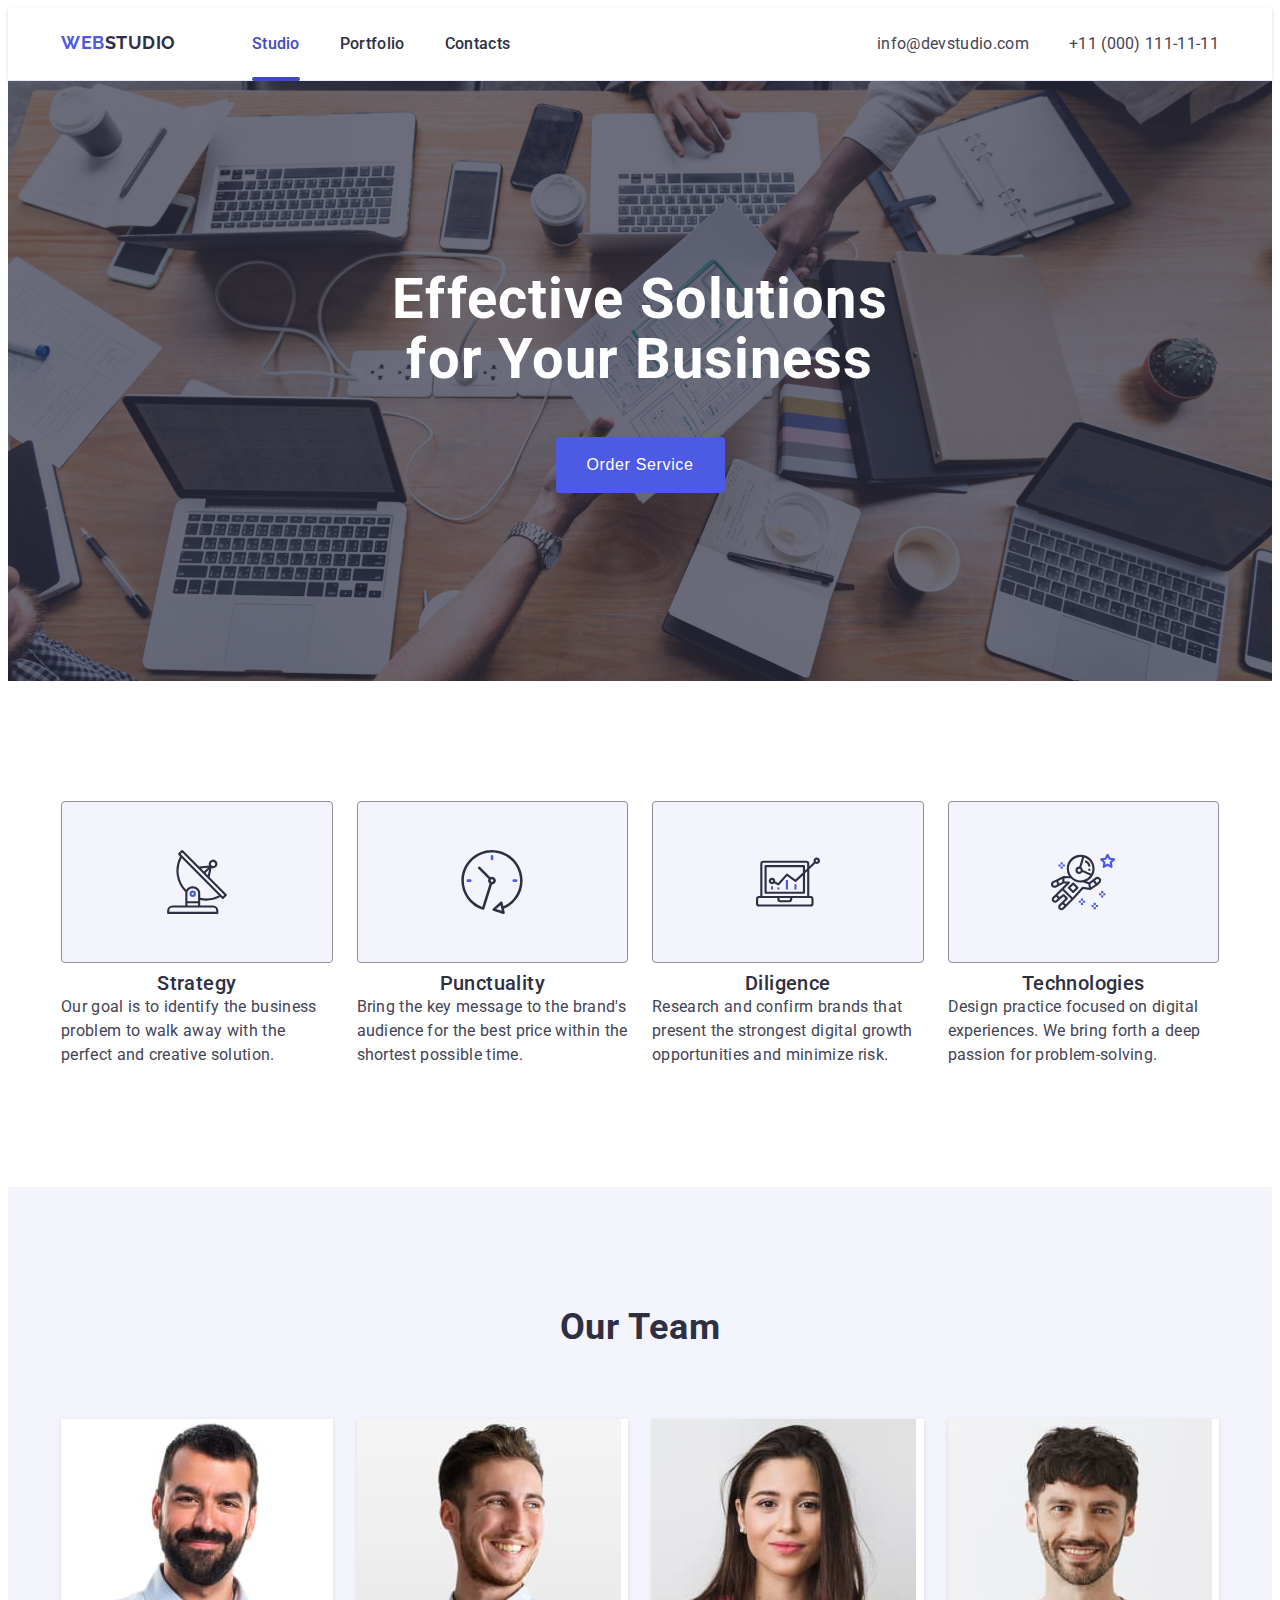
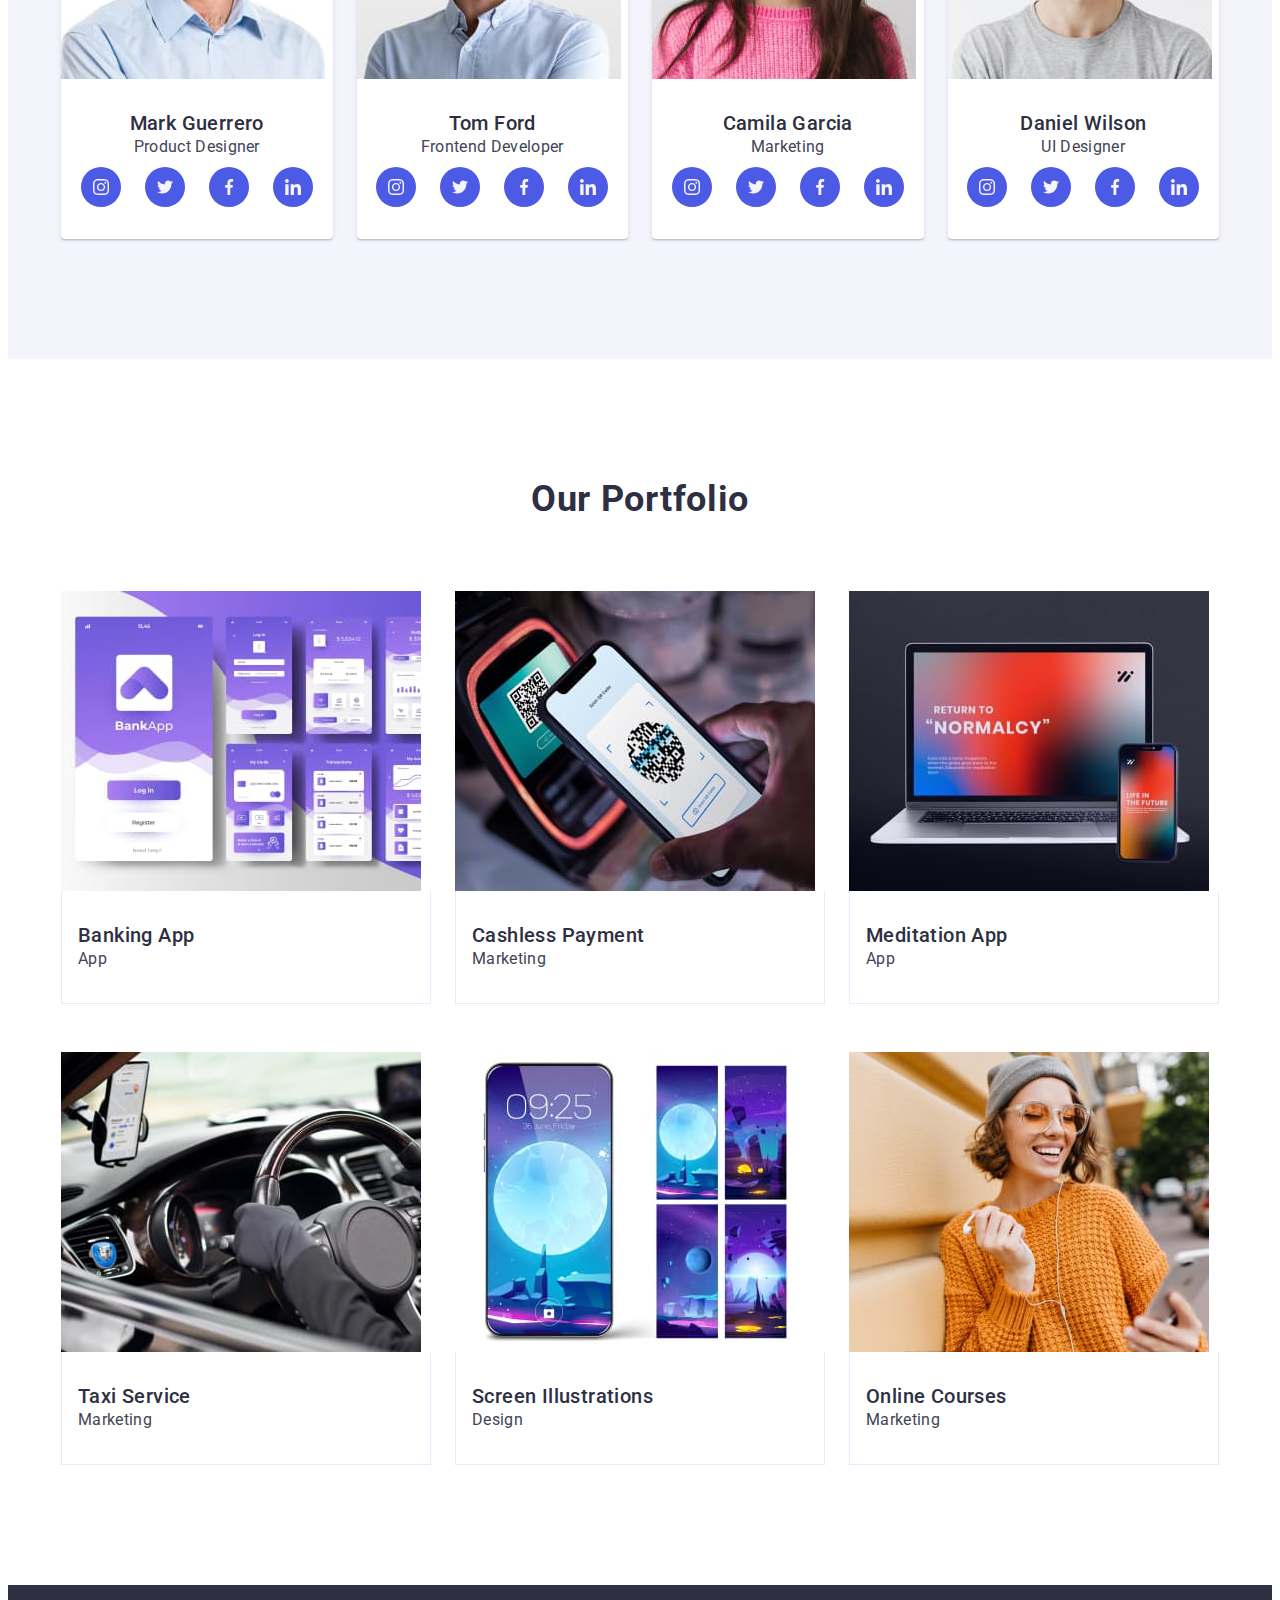
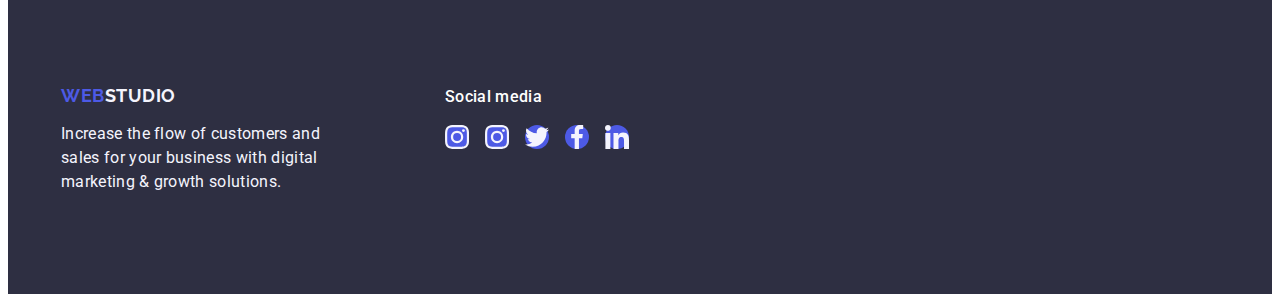
<file: index.html>
<!DOCTYPE html>
<html lang="en">
  <head>
    <meta charset="UTF-8" />
    <meta name="viewport" content="width=device-width, initial-scale=1.0" />
    <title>Homework4</title>
    <link
      rel="stylesheet"
      href="https://cdnjs.cloudflare.com/ajax/libs/modern-normalize/3.0.1/modern-normalize.min.css"
      integrity="sha512-q6WgHqiHlKyOqslT/lgBgodhd03Wp4BEqKeW6nNtlOY4quzyG3VoQKFrieaCeSnuVseNKRGpGeDU3qPmabCANg=="
      crossorigin="anonymous"
      referrerpolicy="no-referrer"
    />
    <link rel="stylesheet" href="./css/styles.css" />
    <link rel="preconnect" href="https://fonts.googleapis.com" />
    <link rel="preconnect" href="https://fonts.gstatic.com" crossorigin />
    <link
      href="https://fonts.googleapis.com/css2?family=Raleway:ital,wght@0,100..900;1,100..900&family=Roboto:ital,wght@0,100;0,300;0,400;0,500;0,700;0,900;1,100;1,300;1,400;1,500;1,700;1,900&display=swap"
      rel="stylesheet"
    />
  </head>
  <body>
    <header class="header">
      <div class="container">
        <nav class="navigation">
          <a href="./index.html" class="logo"
            >Web<span class="logo-color">Studio</span></a
          >
          <ul class="navigation-list">
            <li class="navigation-element">
              <a href="./index.html" class="hover-text current">Studio</a>
            </li>
            <li class="navigation-element">
              <a href="" class="hover-text">Portfolio</a>
            </li>
            <li class="navigation-element">
              <a href="" class="hover-text">Contacts</a>
            </li>
          </ul>
        </nav>
        <address class="address">
          <ul class="address-list">
            <li class="address-element">
              <a href="mailto:info@devstudio.com" class="contact-us"
                >info@devstudio.com</a
              >
            </li>
            <li class="address-element">
              <a href="tel:+110001111111" class="contact-us"
                >+11 (000) 111-11-11</a
              >
            </li>
          </ul>
        </address>
      </div>
    </header>
    <main>
      <section class="hero">
        <div class="container">
          <h1 class="hero-title">Effective Solutions for Your Business</h1>
          <button type="button" class="button-product">Order Service</button>
        </div>
      </section>
      <section class="features">
        <div class="container">
          <h2 class="visually-hidden">Advantages</h2>
          <ul class="features-list">
            <li class="features-list-element">
              <div class="features-icon-container">
                <svg class="features-icon" width="64" height="64">
                  <use href="./images/icons.svg#icon-antenna-1"></use>
                </svg>
              </div>
              <h3 class="features-element-name">Strategy</h3>
              <p class="features-element-description">
                Our goal is to identify the business problem to walk away with
                the perfect and creative solution.
              </p>
            </li>
            <li class="features-list-element">
              <div class="features-icon-container">
                <svg class="features-icon" width="64" height="64">
                  <use href="./images/icons.svg#icon-clock-1"></use>
                </svg>
              </div>
              <h3 class="features-element-name">Punctuality</h3>
              <p class="features-element-description">
                Bring the key message to the brand's audience for the best price
                within the shortest possible time.
              </p>
            </li>
            <li class="features-list-element">
              <div class="features-icon-container">
                <svg class="features-icon" width="64" height="64">
                  <use href="./images/icons.svg#icon-diagram-1"></use>
                </svg>
              </div>
              <h3 class="features-element-name">Diligence</h3>
              <p class="features-element-description">
                Research and confirm brands that present the strongest digital
                growth opportunities and minimize risk.
              </p>
            </li>
            <li class="features-list-element">
              <div class="features-icon-container">
                <svg class="features-icon" width="64" height="64">
                  <use href="./images/icons.svg#icon-astronaut-1"></use>
                </svg>
              </div>
              <h3 class="features-element-name">Technologies</h3>
              <p class="features-element-description">
                Design practice focused on digital experiences. We bring forth a
                deep passion for problem-solving.
              </p>
            </li>
          </ul>
        </div>
      </section>
      <section class="our-team">
        <div class="container">
          <h2 class="our-team-title">Our Team</h2>
          <ul class="our-team-list">
            <li class="our-team-list-element">
              <img
                src="./images/mark-guerrero.jpg"
                alt="avatar Mark Guerrero"
                width="264"
                height="260"
              />
              <div class="our-team-text-container">
                <h3 class="our-team-list-element-name">Mark Guerrero</h3>
                <p class="our-team-element-description">Product Designer</p>
                <ul class="svg-social-media-list">
                  <li class="svg-social-media-block">
                    <a href="#" class="svg-social-media-action">
                      <svg class="svg-social-media" width="16" height="16">
                        <use href="./images/icons.svg#icon-instagram-2"></use>
                      </svg>
                    </a>
                  </li>
                  <li class="svg-social-media-block">
                    <a href="#" class="svg-social-media-action">
                      <svg class="svg-social-media" width="16" height="16">
                        <use href="./images/icons.svg#icon-twitter-1"></use>
                      </svg>
                    </a>
                  </li>
                  <li class="svg-social-media-block">
                    <a href="#" class="svg-social-media-action">
                      <svg class="svg-social-media" width="16" height="16">
                        <use href="./images/icons.svg#icon-facebook-1"></use>
                      </svg>
                    </a>
                  </li>
                  <li class="svg-social-media-block">
                    <a href="#" class="svg-social-media-action">
                      <svg class="svg-social-media" width="16" height="16">
                        <use href="./images/icons.svg#icon-linkedin-1"></use>
                      </svg>
                    </a>
                  </li>
                </ul>
              </div>
            </li>
            <li class="our-team-list-element">
              <img
                src="./images/tom-ford.jpg"
                alt="avatar Tom Ford"
                width="264"
                height="260"
              />
              <div class="our-team-text-container">
                <h3 class="our-team-element-name">Tom Ford</h3>
                <p class="our-team-element-description">Frontend Developer</p>
                <ul class="svg-social-media-list">
                  <li class="svg-social-media-block">
                    <a href="#" class="svg-social-media-action">
                      <svg class="svg-social-media" width="16" height="16">
                        <use href="./images/icons.svg#icon-instagram-2"></use>
                      </svg>
                    </a>
                  </li>
                  <li class="svg-social-media-block">
                    <a href="#" class="svg-social-media-action">
                      <svg class="svg-social-media" width="16" height="16">
                        <use href="./images/icons.svg#icon-twitter-1"></use>
                      </svg>
                    </a>
                  </li>
                  <li class="svg-social-media-block">
                    <a href="#" class="svg-social-media-action">
                      <svg class="svg-social-media" width="16" height="16">
                        <use href="./images/icons.svg#icon-facebook-1"></use>
                      </svg>
                    </a>
                  </li>
                  <li class="svg-social-media-block">
                    <a href="#" class="svg-social-media-action">
                      <svg class="svg-social-media" width="16" height="16">
                        <use href="./images/icons.svg#icon-linkedin-1"></use>
                      </svg>
                    </a>
                  </li>
                </ul>
              </div>
            </li>
            <li class="our-team-list-element">
              <img
                src="./images/camila-garcia.jpg"
                alt="avatar Camila Garcia"
                width="264"
                height="260"
              />
              <div class="our-team-text-container">
                <h3 class="our-team-list-element-name">Camila Garcia</h3>
                <p class="our-team-element-description">Marketing</p>
                <ul class="svg-social-media-list">
                  <li class="svg-social-media-block">
                    <a href="#" class="svg-social-media-action">
                      <svg class="svg-social-media" width="16" height="16">
                        <use href="./images/icons.svg#icon-instagram-2"></use>
                      </svg>
                    </a>
                  </li>
                  <li class="svg-social-media-block">
                    <a href="#" class="svg-social-media-action">
                      <svg class="svg-social-media" width="16" height="16">
                        <use href="./images/icons.svg#icon-twitter-1"></use>
                      </svg>
                    </a>
                  </li>
                  <li class="svg-social-media-block">
                    <a href="#" class="svg-social-media-action">
                      <svg class="svg-social-media" width="16" height="16">
                        <use href="./images/icons.svg#icon-facebook-1"></use>
                      </svg>
                    </a>
                  </li>
                  <li class="svg-social-media-block">
                    <a href="#" class="svg-social-media-action">
                      <svg class="svg-social-media" width="16" height="16">
                        <use href="./images/icons.svg#icon-linkedin-1"></use>
                      </svg>
                    </a>
                  </li>
                </ul>
              </div>
            </li>
            <li class="our-team-list-element">
              <img
                src="./images/daniel-wilson.jpg"
                alt="avatar Daniel Wilson"
                width="264"
                height="260"
              />
              <div class="our-team-text-container">
                <h3 class="our-team-list-element-name">Daniel Wilson</h3>
                <p class="our-team-element-description">UI Designer</p>
                <ul class="svg-social-media-list">
                  <li class="svg-social-media-block">
                    <a href="#" class="svg-social-media-action">
                      <svg class="svg-social-media" width="16" height="16">
                        <use href="./images/icons.svg#icon-instagram-2"></use>
                      </svg>
                    </a>
                  </li>
                  <li class="svg-social-media-block">
                    <a href="#" class="svg-social-media-action">
                      <svg class="svg-social-media" width="16" height="16">
                        <use href="./images/icons.svg#icon-twitter-1"></use>
                      </svg>
                    </a>
                  </li>
                  <li class="svg-social-media-block">
                    <a href="#" class="svg-social-media-action">
                      <svg class="svg-social-media" width="16" height="16">
                        <use href="./images/icons.svg#icon-facebook-1"></use>
                      </svg>
                    </a>
                  </li>
                  <li class="svg-social-media-block">
                    <a href="#" class="svg-social-media-action">
                      <svg class="svg-social-media" width="16" height="16">
                        <use href="./images/icons.svg#icon-linkedin-1"></use>
                      </svg>
                    </a>
                  </li>
                </ul>
              </div>
            </li>
          </ul>
        </div>
      </section>
      <section class="portfolio">
        <div class="container">
          <h2 class="portfolio-title">Our Portfolio</h2>
          <ul class="portfolio-list">
            <li class="portfolio-list-element">
              <img
                src="./images/banking-app.jpg"
                alt="app interface menu"
                width="360"
                height="300"
              />
              <div class="portfolio-text-container">
                <h3 class="portfolio-element-name">Banking App</h3>
                <p class="portfolio-element-description">App</p>
              </div>
            </li>

            <li class="portfolio-list-element">
              <a href="" class="overlay-action">
                <div>
                  <div>
                    <img
                      src="./images/cashless-payment.jpg"
                      alt="cashless payment"
                      width="360"
                      height="300"
                    />
                    <div class="overlay">
                      <p class="portfolio-overlay-text">
                        14 Stylish and User-Friendly App Design Concepts · Task
                        Manager App · Calorie Tracker App · Exotic Fruit
                        Ecommerce App · Cloud Storage App
                      </p>
                    </div>
                  </div>
                  <div class="portfolio-text-container">
                    <h3 class="portfolio-element-name">Cashless Payment</h3>
                    <p class="portfolio-element-description">Marketing</p>
                  </div>
                </div>
              </a>
            </li>

            <li class="portfolio-list-element">
              <img
                src="./images/meditation-app.jpg"
                alt="laptop and phone with meditation text"
                width="360"
                height="300"
              />
              <div class="portfolio-text-container">
                <h3 class="portfolio-element-name">Meditation App</h3>
                <p class="portfolio-element-description">App</p>
              </div>
            </li>
            <li class="portfolio-list-element">
              <img
                src="./images/taxi-service.jpg"
                alt="phone with navigator"
                width="360"
                height="300"
              />
              <div class="portfolio-text-container">
                <h3 class="portfolio-element-name">Taxi Service</h3>
                <p class="portfolio-element-description">Marketing</p>
              </div>
            </li>
            <li class="portfolio-list-element">
              <img
                src="./images/screen-illustrations.jpg"
                alt="phone with desktop options"
                width="360"
                height="300"
              />
              <div class="portfolio-text-container">
                <h3 class="portfolio-element-name">Screen Illustrations</h3>
                <p class="portfolio-element-description">Design</p>
              </div>
            </li>
            <li class="portfolio-list-element">
              <img
                src="./images/online-courses.jpg"
                alt="person with phone and headphones"
                width="360"
                height="300"
              />
              <div class="portfolio-text-container">
                <h3 class="portfolio-element-name">Online Courses</h3>
                <p class="portfolio-element-description">Marketing</p>
              </div>
            </li>
          </ul>
        </div>
      </section>
    </main>
    <footer class="footer">
      <div class="container">
        <div class="footer-block">
          <a href="./index.html" class="logo"
            >Web<span class="logo-color">Studio</span></a
          >
          <p class="footer-paragraph">
            Increase the flow of customers and sales for your business with
            digital marketing & growth solutions.
          </p>
        </div>
        <div class="footer-block">
          <p class="footer-social-media-tag">Social media</p>
          <ul class="svg-social-media-list">
            <li class="footer-svg-social-media-block">
              <a href="#" class="svg-social-media-action">
                <svg class="svg-social-media" width="24" height="24">
                  <use href="./images/icons.svg#icon-instagram-2"></use>
                </svg>
              </a>
            </li>
            <li class="footer-svg-social-media-block">
              <a href="#" class="svg-social-media-action">
                <svg class="svg-social-media" width="24" height="24">
                  <use href="./images/icons.svg#icon-instagram-2"></use>
                </svg>
              </a>
            </li>
            <li class="footer-svg-social-media-block">
              <a href="#" class="svg-social-media-action">
                <svg class="svg-social-media" width="24" height="24">
                  <use href="./images/icons.svg#icon-twitter-1"></use>
                </svg>
              </a>
            </li>
            <li class="footer-svg-social-media-block">
              <a href="#" class="svg-social-media-action">
                <svg class="svg-social-media" width="24" height="24">
                  <use href="./images/icons.svg#icon-facebook-1"></use>
                </svg>
              </a>
            </li>
            <li class="footer-svg-social-media-block">
              <a href="#" class="svg-social-media-action">
                <svg class="svg-social-media" width="24" height="24">
                  <use href="./images/icons.svg#icon-linkedin-1"></use>
                </svg>
              </a>
            </li>
          </ul>
        </div>
      </div>
    </footer>
  </body>
</html>
</file>
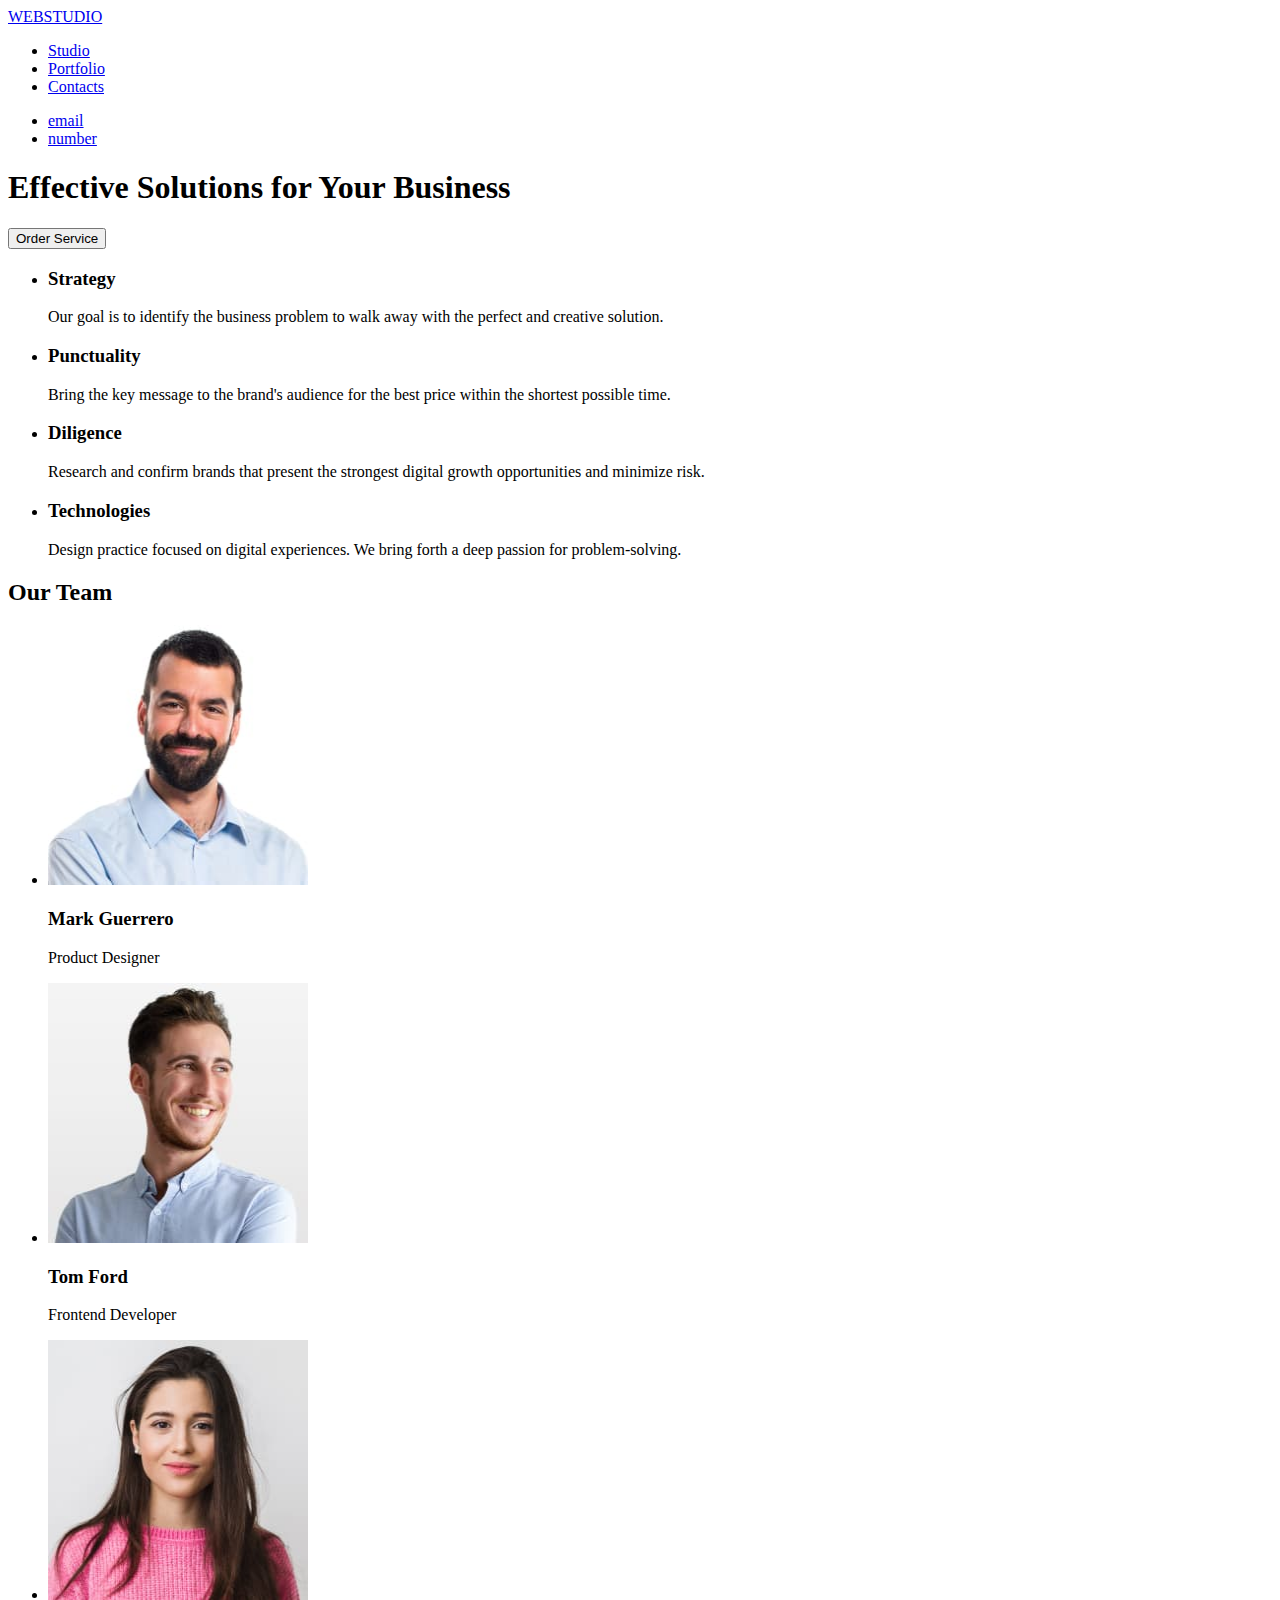
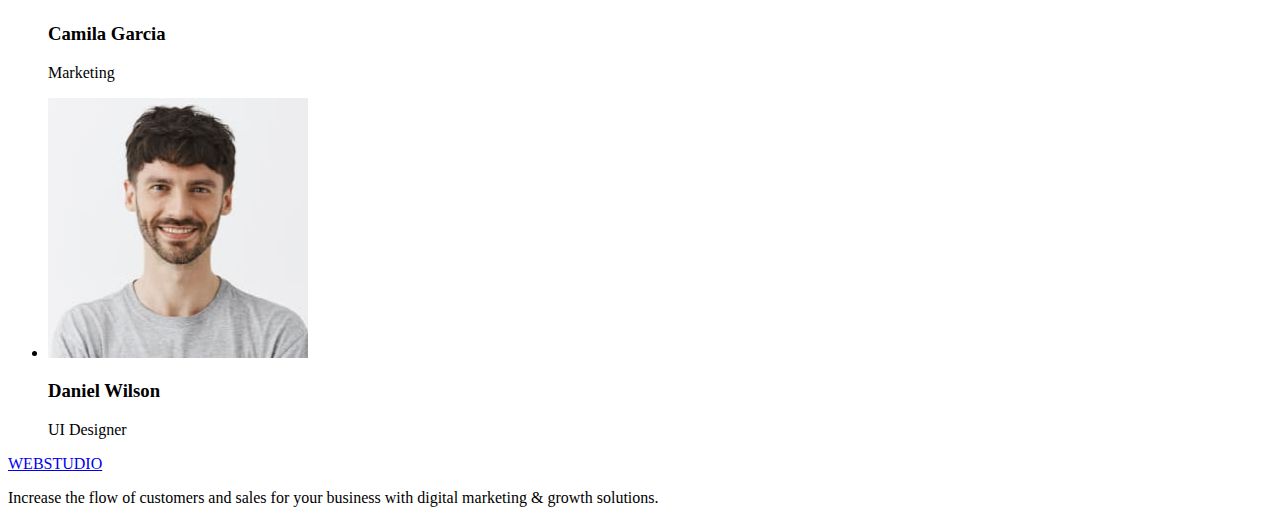
<file: .vscode/index.html>
<!DOCTYPE html>
<html lang="en">
  <head>
    <meta charset="UTF-8" />
    <meta name="viewport" content="width=device-width, initial-scale=1.0" />
    <title>Homework1</title>
  </head>
  <body>
    <header>
      <nav>
        <a href="index.html">WEBSTUDIO</a>
        <ul>
          <li><a href="#">Studio</a></li>
          <li><a href="#">Portfolio</a></li>
          <li><a href="#">Contacts</a></li>
        </ul>
      </nav>
      <ul>
        <li><a href="mailto:info@devstudio.com">email</a></li>
        <li><a href="tel:+11(000)111-11-11">number</a></li>
      </ul>
    </header>
    <main>
      <section>
        <h1>Effective Solutions for Your Business</h1>
        <button type="button">Order Service</button>
      </section>
      <section>
        <ul>
          <li>
            <h3>Strategy</h3>
            <p>
              Our goal is to identify the business problem to walk away with the
              perfect and creative solution.
            </p>
          </li>
          <li>
            <h3>Punctuality</h3>
            <p>
              Bring the key message to the brand's audience for the best price
              within the shortest possible time.
            </p>
          </li>
          <li>
            <h3>Diligence</h3>
            <p>
              Research and confirm brands that present the strongest digital
              growth opportunities and minimize risk.
            </p>
          </li>
          <li>
            <h3>Technologies</h3>
            <p>
              Design practice focused on digital experiences. We bring forth a
              deep passion for problem-solving.
            </p>
          </li>
        </ul>
      </section>
      <section>
        <h2>Our Team</h2>
        <ul>
          <li>
            <img
              src="/images/mark-guerrero.jpg"
              alt="avatar Mark Guerrero"
              width="260"
              height="260"
            />
            <h3>Mark Guerrero</h3>
            <p>Product Designer</p>
          </li>
          <li>
            <img
              src="/images/tom-ford.jpg"
              alt="avatar Tom Ford"
              width="260"
              height="260"
            />
            <h3>Tom Ford</h3>
            <p>Frontend Developer</p>
          </li>
          <li>
            <img
              src="/images/camila-garcia.jpg"
              alt="avatar Camila Garcia"
              width="260"
              height="260"
            />
            <h3>Camila Garcia</h3>
            <p>Marketing</p>
          </li>
          <li>
            <img
              src="/images/daniel-wilson.jpg"
              alt="avatar Daniel Wilson"
              width="260"
              height="260"
            />
            <h3>Daniel Wilson</h3>
            <p>UI Designer</p>
          </li>
        </ul>
      </section>
    </main>
    <footer>
      <a href="index.html">WEBSTUDIO</a>
      <p>
        Increase the flow of customers and sales for your business with digital
        marketing & growth solutions.
      </p>
    </footer>
  </body>
</html>
</file>
<file: css/styles.css>
body {
  font-family: "Roboto", sans-serif;
  color: #434455;
  background-color: #ffffff;
}
h1 {
  margin: 0px;
  padding: 0px;
  font-weight: 700;
  font-size: 56px;
  line-height: 1.07143;
  letter-spacing: 0.02em;
  text-align: center;
  color: white;
}
h2 {
  margin: 0px;
  padding: 0px;
  font-weight: 700;
  font-size: 36px;
  line-height: 1.11111;
  letter-spacing: 0.02em;
  text-align: center;
  color: #2e2f42;
}
h3 {
  margin: 0px;
  padding: 0px;
  font-weight: 500;
  font-size: 20px;
  line-height: 1.2;
  letter-spacing: 0.02em;
  text-align: center;
  color: #2e2f42;
}
p {
  margin: 0px;
  padding: 0px;
  font-size: 16px;
  line-height: 1.5;
  letter-spacing: 0.02em;
  text-align: center;
  color: #434455;
}
a {
  margin: 0px;
  padding: 0px;
  font-weight: 400;
  font-size: 16px;
  line-height: 1.5;
  letter-spacing: 0.02em;
  font-style: normal;
  color: #434455;
  text-decoration: none;
}
ul {
  padding: 0;
  margin: 0;
  list-style: none;
}
li {
  padding: 0;
  margin: 0;
  list-style: none;
}
img {
  display: block;
}
.container {
  width: 1158px;
  padding: 0px 15px;
  margin-left: auto;
  margin-right: auto;
}
.visually-hidden {
  position: absolute;
  width: 1px;
  height: 1px;
  margin: -1px;
  border: 0;
  padding: 0;
  white-space: nowrap;
  clip-path: inset(100%);
  clip: rect(0 0 0 0);
  overflow: hidden;
}
.button-product {
  display: block;
  min-width: 169px;
  height: 56px;
  border: none;
  border-radius: 4px;
  font-weight: 500;
  font-size: 16px;
  line-height: 1.5;
  letter-spacing: 0.04em;
  color: white;
  background-color: #4d5ae5;
  cursor: pointer;
  transition: cubic-bezier(0.4, 0, 0.2, 1);
  transition-duration: 250ms;
  transition-property: color, background-color;
}
button:hover {
  color: white;
  background-color: #404bbf;
}
button:focus {
  color: white;
  background-color: #404bbf;
}
.header {
  border-bottom: 1px solid #e7e9fc;
  box-shadow: 0px 2px 1px rgba(46, 47, 66, 0.08),
    0px 1px 1px rgba(46, 47, 66, 0.16), 0px 1px 6px rgba(46, 47, 66, 0.08);
}
.header .container {
  display: flex;
  justify-content: space-between;
}
.logo {
  padding: 24px 0px;
  font-family: "Raleway", sans-serif;
  font-weight: 700;
  font-size: 18px;
  line-height: 1.16667;
  letter-spacing: 0.03em;
  text-transform: uppercase;

  margin-right: 76px;
  color: #4d5ae5;
}
.header .logo-color {
  color: #2e2f42;
}
.header .navigation {
  display: flex;
}
.header ul {
  align-items: center;
  display: flex;
  gap: 40px;
}
.contact-us {
  padding: 24px 0;
  display: block;
  transition: color 250ms cubic-bezier(0.4, 0, 0.2, 1);
}

.hover-text.current {
  color: #404bbf;
  position: relative;
}
.hover-text.current::after {
  content: "";
  width: 100%;
  height: 4px;
  border-radius: 2px;
  position: absolute;
  left: 0;
  bottom: -1px;
  background-color: #404bbf;
}
.hover-text {
  display: block;
  padding: 24px 0;
  font-weight: 500;
  font-size: 16px;
  line-height: 1.5;
  letter-spacing: 0.02em;
  color: #2e2f42;
  transition: color 250ms cubic-bezier(0.4, 0, 0.2, 1);
}
.hover-text:hover {
  color: #404bbf;
}
.hover-text:focus {
  color: #404bbf;
}
.contact-us:hover {
  color: #404bbf;
}
.contact-us:focus {
  color: #404bbf;
}
.hero {
  max-width: 1440px;
  padding: 188px 0px;
  background: no-repeat;
  background-size: cover;
  background-position: center;
  background-image: linear-gradient(
      rgba(46, 47, 66, 0.7),
      rgba(46, 47, 66, 0.7)
    ),
    url(../images/people-office1.jpg);
  background-color: #2e2f42;
}
.hero-title {
  max-width: 496px;
  margin: 0 auto 48px;
}
.hero .button-product {
  display: block;
  margin: 0 auto;
  transition: background-color 250ms cubic-bezier(0.4, 0, 0.2, 1);
}
.features {
  padding: 120px 0;
}
.features-list {
  display: flex;
  justify-content: space-between;
  gap: 24px;
}
.features-list-element {
  width: calc((100% - 72px) / 3);
}
.features-icon-container {
  padding: 24px 100px;
  border: 1px solid #8e8f99;
  border-radius: 4px;
  background: #f4f4fd;
  margin-bottom: 8px;
  display: flex;
  align-items: center;
  justify-content: center;
  height: 112px;
}
.features- .features-element-name {
  text-align: left;
  margin-bottom: 8px;
}
.features-element-description {
  text-align: left;
}

.images {
  border-radius: 0px 0px 4px 4px;
}

.our-team {
  background-color: #f4f4fd;
  padding: 120px 0px;
}
.svg-social-media-list {
  align-items: center;
  justify-content: center;
  display: flex;
  gap: 24px;
}
.svg-social-media-block {
  width: 40px;
  height: 40px;
}
.svg-social-media {
  fill: #f4f4fd;
}
.svg-social-media-action {
  width: 100%;
  height: 100%;
  background-color: #4d5ae5;
  border-radius: 50%;
  display: flex;
  align-items: center;
  justify-content: center;
  transition: background-color 250ms cubic-bezier(0.4, 0, 0.2, 1);
}
.svg-social-media-action:hover {
  background-color: #404bbf;
}

.svg-social-media-action:focus {
  background-color: #404bbf;
}

.our-team-title {
  margin-bottom: 72px;
}
.our-team-list {
  display: flex;
  gap: 24px;
}
.our-team-list-element {
  width: calc((100% - (24px * 3)) / 3);
  background-color: #ffffff;
  box-shadow: 0 2px 1px 0 rgba(46, 47, 66, 0.08),
    0 1px 1px 0 rgba(46, 47, 66, 0.16), 0 1px 6px 0 rgba(46, 47, 66, 0.08);
  background: #fff;
  border-radius: 0 0 4px 4px;
}
.our-team-text-container {
  padding: 32px 0 32px;
}
.our-team-element-description {
  margin-bottom: 8px;
}
.portfolio {
  padding: 120px 0px;
}
.portfolio-title {
  margin-bottom: 72px;
}
.portfolio-list {
  display: flex;
  flex-wrap: wrap;
  row-gap: 48px;
  column-gap: 24px;
}
.portfolio-list-element {
  position: relative;
  width: calc((100% - 48px) / 3);
  background-color: #ffffff;
  overflow: hidden;
}
.portfolio-text-container {
  justify-items: left;
  padding: 32px 16px;
  border-bottom: 1px solid #e7e9fc;
  border-left: 1px solid #e7e9fc;
  border-right: 1px solid #e7e9fc;
}
.overlay {
  background-color: #4d5ae5;
  padding: 40px 32px 164px 32px;
  position: absolute;
  top: 0;
  left: 0;
  box-shadow: 0;
  transform: translateY(-100%);
  transition: cubic-bezier(0.4, 0, 0.2, 1);
  transition-duration: 250ms;
  transition-property: transform;
}
.portfolio-overlay-text {
  color: #f4f4fd;
  text-align: left;
}
.overlay-action {
  box-shadow: 0;
  transition: cubic-bezier(0.4, 0, 0.2, 1);
  transition-duration: 250ms;
  transition-property: box-shadow;
}
.overlay-action:hover .portfolio-text-container {
  box-shadow: 0 2px 1px 0 rgba(46, 47, 66, 0.08),
    0 1px 1px 0 rgba(46, 47, 66, 0.16), 0 1px 6px 0 rgba(46, 47, 66, 0.08);
}
.overlay-action:focus .portfolio-text-container {
  box-shadow: 0 2px 1px 0 rgba(46, 47, 66, 0.08),
    0 1px 1px 0 rgba(46, 47, 66, 0.16), 0 1px 6px 0 rgba(46, 47, 66, 0.08);
}
.overlay-action:hover .overlay {
  transform: translateY(0%);
}
.overlay-action:focus .overlay {
  transform: translateY(0%);
}
.footer {
  padding: 100px 0px;
  background-color: #2e2f42;
}
.footer .container {
  display: flex;
  flex-wrap: wrap;
  align-items: baseline;
}
.footer .logo {
  display: inline-block;
  padding: 0px;
  margin-bottom: 16px;
}
.footer .logo-color {
  color: #f4f4fd;
}
.footer-block {
  display: inline-block;
  margin-right: 120px;
}
.footer-social-media-tag {
  font-weight: 500;
  font-size: 16px;
  line-height: 1.5;
  letter-spacing: 0.02em;
  color: #fff;
  margin-bottom: 16px;
  text-align: left;
}
.footer .svg-social-media-list {
  gap: 16px;
  display: flex;
}

.footer-paragraph {
  display: block;
  width: 264px;
  color: #f4f4fd;
  text-align: left;
}
</file>
